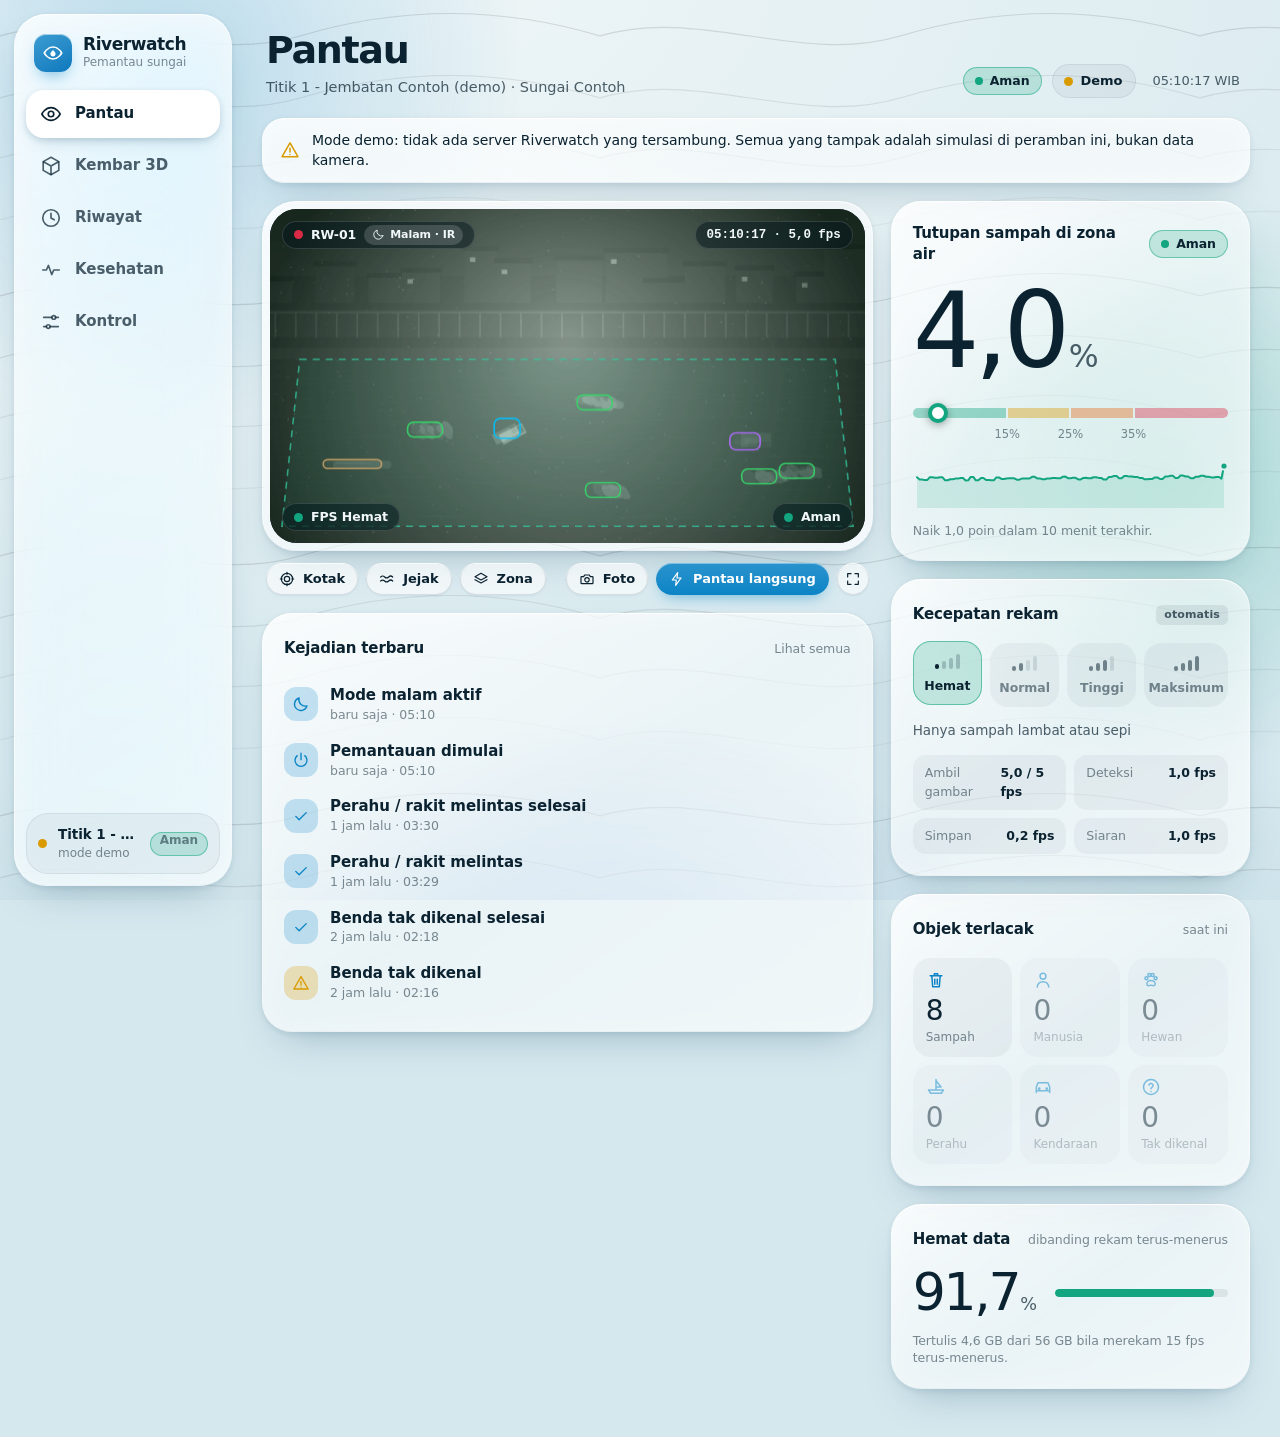
<file: Riverwatch Dasbor/index.html>
<!doctype html><html><head><meta charset=utf8><meta name=viewport content="width=device-width,initial-scale=1,viewport-fit=cover"><style>:root{color-scheme:light;box-sizing:border-box;padding-top:env(safe-area-inset-top,0px);padding-bottom:env(safe-area-inset-bottom,0px)}html{scroll-padding-top:env(safe-area-inset-top,0px)}body{margin:0;padding:0;font:14px -apple-system,BlinkMacSystemFont,sans-serif;background:#fff;color:#000}img{max-width:100%}[hidden]:not([hidden=until-found i]){display:none!important}</style></head><body>
<title>Riverwatch Dasbor</title>
<meta name="rw-demo" content="1">
<link rel="stylesheet" href="css/tokens.css">
<link rel="stylesheet" href="css/glass.css">
<link rel="stylesheet" href="css/layout.css">
<link rel="stylesheet" href="css/pages.css">
<script src="js/theme-boot.js"></script>
<div id="backdrop" aria-hidden="true">
  <i class="bd-blob b1"></i><i class="bd-blob b2"></i><i class="bd-blob b3"></i>
  <div class="bd-flow"><i></i></div>
  <i class="bd-vig"></i>
</div>
<div id="app">
  <nav class="nav glass" id="nav" aria-label="Menu utama"></nav>
  <main class="main" id="main" tabindex="-1" aria-live="off"></main>
</div>
<div class="toasts" id="toasts" role="status" aria-live="polite"></div>
<div class="tip" id="tip" role="presentation"></div>
<script type="module" src="js/app.js"></script>

</body></html>
</file>
<file: Riverwatch Dasbor/css/tokens.css>
/* Riverwatch · token desain.
   Satu bahasa visual: kaca cair di atas air. Warna latar berubah mengikuti tingkat siaga (Aman, Waspada, Peringatan, Kritis).
   Tema gelap adalah bawaan; tema terang dipasang lewat atribut data-theme="light" (diatur oleh theme-boot.js sebelum gambar tampil). */

@property --lvc  { syntax: "<color>"; inherits: true; initial-value: #34C9A0; }
@property --lvc2 { syntax: "<color>"; inherits: true; initial-value: #1B8F78; }

:root {
  color-scheme: dark;

  /* tipografi: font sistem (SF Pro di Apple, Segoe UI Variable di Windows 11) */
  --font: -apple-system, BlinkMacSystemFont, "SF Pro Display", "SF Pro Text", "Segoe UI Variable Display", "Segoe UI Variable Text", "Segoe UI", system-ui, "Helvetica Neue", Roboto, Arial, sans-serif;
  --mono: ui-monospace, "SF Mono", "Cascadia Mono", Consolas, Menlo, monospace;

  /* tingkat siaga (warna status, khusus untuk tingkat) */
  --lv0: #34C9A0;
  --lv1: #FFC53D;
  --lv2: #FF8A3D;
  --lv3: #FF4D5E;
  --lv0-2: #1B8F78;
  --lv1-2: #C98F12;
  --lv2-2: #D2621A;
  --lv3-2: #D12B45;
  --accent: #4CC3FF;
  --accent-ink: #052233;

  /* permukaan */
  --bg-0: #061620;
  --bg-1: #0A2433;
  --bg-2: #0F3447;
  --ink: #EEF6F9;
  --ink-2: rgba(238, 246, 249, 0.72);
  --ink-3: rgba(238, 246, 249, 0.48);
  --ink-4: rgba(238, 246, 249, 0.28);
  --hair: rgba(255, 255, 255, 0.10);
  --hair-2: rgba(255, 255, 255, 0.06);
  --fill-1: rgba(255, 255, 255, 0.07);
  --fill-2: rgba(255, 255, 255, 0.11);
  --fill-3: rgba(255, 255, 255, 0.17);
  --scrim: rgba(3, 12, 18, 0.55);

  /* kaca */
  --blur: 28px;
  --sat: 175%;
  --glass-bg:
    linear-gradient(145deg, rgba(255, 255, 255, 0.125) 0%, rgba(255, 255, 255, 0.045) 46%, rgba(255, 255, 255, 0.075) 100%),
    rgba(10, 36, 51, 0.34);
  --glass-bg-strong:
    linear-gradient(145deg, rgba(255, 255, 255, 0.16) 0%, rgba(255, 255, 255, 0.07) 50%, rgba(255, 255, 255, 0.1) 100%),
    rgba(9, 30, 43, 0.62);
  --glass-shadow:
    inset 0 1px 0 rgba(255, 255, 255, 0.27),
    inset 0 -1px 0 rgba(255, 255, 255, 0.04),
    inset 0 0 26px rgba(255, 255, 255, 0.03),
    0 20px 44px -18px rgba(0, 8, 16, 0.7),
    0 2px 8px rgba(0, 8, 16, 0.26);
  --rim-a: rgba(255, 255, 255, 0.5);
  --rim-b: rgba(255, 255, 255, 0.0);
  --spot: rgba(255, 255, 255, 0.13);

  /* grafik: kategori (urutan tetap), skala ordinal, permukaan */
  --s1: #3987E5;
  --s2: #D95926;
  --s3: #199E70;
  --s4: #C98500;
  --s5: #D55181;
  --s6: #26A526;
  --s7: #9085E9;
  --s8: #E66767;
  --ord-1: #184F95;
  --ord-2: #2A78D6;
  --ord-3: #6DA7EC;
  --ord-4: #B7D3F6;
  --ord-ink-1: #fff; --ord-ink-2: #fff; --ord-ink-3: #06202F; --ord-ink-4: #06202F;
  --heat-0: rgba(255, 255, 255, 0.06);
  --grid: rgba(255, 255, 255, 0.09);
  --axis: rgba(238, 246, 249, 0.5);

  /* gerak */
  --spring: linear(0, 0.0036, 0.0142 2.4%, 0.0573 5.3%, 0.1368 8.6%, 0.2495 12.2%, 0.5171 19.7%, 0.7276 26.2%, 0.8781 33.2%, 0.9807 41.5%, 1.0436 49.4%, 1.0723 57.4%, 1.0757 65.4%, 1.0592 74%, 1.0268 85%, 1.0059 93.5%, 1);
  --spring-soft: linear(0, 0.0071, 0.0268 3.2%, 0.0916 7.1%, 0.2142 11.7%, 0.4163 17.6%, 0.6358 24.2%, 0.8247 31.7%, 0.9519 39.7%, 1.0188 48.2%, 1.0368 57.4%, 1.0264 67.7%, 1.0098 80%, 1.0017 91%, 1);
  --ease: cubic-bezier(0.22, 1, 0.36, 1);
  --ease-io: cubic-bezier(0.65, 0, 0.35, 1);
  --t-fast: 160ms;
  --t-med: 340ms;
  --t-slow: 700ms;

  /* ukuran */
  --r-xl: 30px;
  --r-lg: 24px;
  --r-md: 16px;
  --r-sm: 11px;
  --gap: 18px;
  --pad: 22px;
  --nav-w: 232px;
  --safe-b: env(safe-area-inset-bottom, 0px);
}

:root[data-theme="light"] {
  color-scheme: light;
  --lv0: #12A57F;
  --lv1: #D99A00;
  --lv2: #E5691A;
  --lv3: #D92B45;
  --lv0-2: #0B7D61;
  --lv1-2: #A87500;
  --lv2-2: #B84D0C;
  --lv3-2: #A8162E;
  --accent: #0A84C6;
  --accent-ink: #ffffff;

  --bg-0: #D5E8EE;
  --bg-1: #E4F0F3;
  --bg-2: #F1F7F8;
  --ink: #0B2230;
  --ink-2: rgba(11, 34, 48, 0.72);
  --ink-3: rgba(11, 34, 48, 0.52);
  --ink-4: rgba(11, 34, 48, 0.30);
  --hair: rgba(11, 34, 48, 0.12);
  --hair-2: rgba(11, 34, 48, 0.07);
  --fill-1: rgba(11, 34, 48, 0.045);
  --fill-2: rgba(11, 34, 48, 0.08);
  --fill-3: rgba(11, 34, 48, 0.13);
  --scrim: rgba(205, 225, 232, 0.55);

  --glass-bg:
    linear-gradient(145deg, rgba(255, 255, 255, 0.78) 0%, rgba(255, 255, 255, 0.42) 50%, rgba(255, 255, 255, 0.58) 100%),
    rgba(255, 255, 255, 0.12);
  --glass-bg-strong:
    linear-gradient(145deg, rgba(255, 255, 255, 0.9) 0%, rgba(255, 255, 255, 0.66) 50%, rgba(255, 255, 255, 0.78) 100%),
    rgba(255, 255, 255, 0.2);
  --glass-shadow:
    inset 0 1px 0 rgba(255, 255, 255, 0.95),
    inset 0 -1px 0 rgba(20, 70, 95, 0.07),
    inset 0 0 22px rgba(255, 255, 255, 0.35),
    0 20px 40px -20px rgba(20, 70, 100, 0.34),
    0 2px 6px rgba(20, 70, 100, 0.1);
  --rim-a: rgba(255, 255, 255, 1);
  --rim-b: rgba(255, 255, 255, 0.2);
  --spot: rgba(255, 255, 255, 0.55);

  --s1: #2A78D6;
  --s2: #EB6834;
  --s3: #1BAF7A;
  --s4: #EDA100;
  --s5: #E87BA4;
  --s6: #008300;
  --s7: #6250D6;
  --s8: #E34948;
  --ord-1: #B7D3F6;
  --ord-2: #86B6EF;
  --ord-3: #3987E5;
  --ord-4: #184F95;
  --ord-ink-1: #06202F; --ord-ink-2: #06202F; --ord-ink-3: #fff; --ord-ink-4: #fff;
  --heat-0: rgba(11, 34, 48, 0.05);
  --grid: rgba(11, 34, 48, 0.09);
  --axis: rgba(11, 34, 48, 0.55);
}

/* tingkat siaga sebagai warna utama halaman */
:root, :root[data-level="0"] { --lvc: var(--lv0); --lvc2: var(--lv0-2); }
:root[data-level="1"] { --lvc: var(--lv1); --lvc2: var(--lv1-2); }
:root[data-level="2"] { --lvc: var(--lv2); --lvc2: var(--lv2-2); }
:root[data-level="3"] { --lvc: var(--lv3); --lvc2: var(--lv3-2); }
html { transition: --lvc 1.1s var(--ease-io), --lvc2 1.1s var(--ease-io); }

/* mode ringan: tanpa blur dan tanpa gerak latar (lebih hemat baterai dan GPU) */
:root[data-lite="1"] {
  --blur: 0px;
  --sat: 100%;
  --glass-bg: linear-gradient(145deg, rgba(36, 66, 82, 0.9), rgba(24, 50, 66, 0.9));
  --glass-bg-strong: linear-gradient(145deg, rgba(40, 72, 90, 0.96), rgba(26, 54, 70, 0.96));
}
:root[data-lite="1"][data-theme="light"] {
  --glass-bg: linear-gradient(145deg, rgba(255, 255, 255, 0.92), rgba(240, 247, 250, 0.92));
  --glass-bg-strong: linear-gradient(145deg, rgba(255, 255, 255, 0.98), rgba(243, 249, 251, 0.98));
}
@media (prefers-reduced-motion: reduce) {
  :root { --t-fast: 1ms; --t-med: 1ms; --t-slow: 1ms; }
}
@supports not ((backdrop-filter: blur(1px)) or (-webkit-backdrop-filter: blur(1px))) {
  :root { --glass-bg: linear-gradient(145deg, rgba(36, 66, 82, 0.9), rgba(24, 50, 66, 0.9)); --glass-bg-strong: linear-gradient(145deg, rgba(40, 72, 90, 0.96), rgba(26, 54, 70, 0.96)); }
  :root[data-theme="light"] { --glass-bg: linear-gradient(145deg, rgba(255, 255, 255, 0.92), rgba(240, 247, 250, 0.92)); --glass-bg-strong: linear-gradient(145deg, rgba(255, 255, 255, 0.98), rgba(243, 249, 251, 0.98)); }
}
</file>
<file: Riverwatch Dasbor/css/glass.css>
/* Riverwatch · komponen kaca cair: permukaan, tombol, kontrol segmen, sakelar, penggeser, lembar, toast. */

*, *::before, *::after { box-sizing: border-box; }
html { -webkit-text-size-adjust: 100%; text-size-adjust: 100%; }
body {
  margin: 0; min-height: 100vh; min-height: 100dvh; color: var(--ink);
  font: 400 15px/1.45 var(--font); letter-spacing: -0.003em;
  background: var(--bg-0); -webkit-font-smoothing: antialiased; -moz-osx-font-smoothing: grayscale;
  overflow-x: hidden;
}
h1, h2, h3, h4, p { margin: 0; }
button, input, select, textarea { font: inherit; color: inherit; letter-spacing: inherit; }
button { cursor: pointer; -webkit-tap-highlight-color: transparent; }
svg { display: block; }
a { color: var(--accent); text-decoration: none; }
a:hover { text-decoration: underline; }
:focus-visible { outline: 2px solid var(--accent); outline-offset: 2px; border-radius: 8px; }
.vh { position: absolute !important; width: 1px; height: 1px; margin: -1px; padding: 0; overflow: hidden; clip: rect(0 0 0 0); white-space: nowrap; border: 0; }
[hidden] { display: none !important; }
::selection { background: color-mix(in srgb, var(--accent) 40%, transparent); }
* { scrollbar-width: thin; scrollbar-color: var(--fill-3) transparent; }

/* ---------- permukaan kaca ---------- */
.glass {
  --r: var(--r-xl);
  position: relative; isolation: isolate; border-radius: var(--r);
  background: var(--glass-bg);
  -webkit-backdrop-filter: blur(var(--blur)) saturate(var(--sat));
  backdrop-filter: blur(var(--blur)) saturate(var(--sat));
  box-shadow: var(--glass-shadow);
}
.glass.strong { background: var(--glass-bg-strong); }
/* cahaya tepi: gradien kerucut yang hanya tampak di garis tepi */
.glass::before {
  content: ""; position: absolute; inset: 0; border-radius: inherit; padding: 1px; pointer-events: none; z-index: 2;
  background: conic-gradient(from 200deg at 50% 50%, var(--rim-a), var(--rim-b) 16%, var(--rim-b) 50%, var(--rim-a) 66%, var(--rim-b) 84%, var(--rim-a));
  -webkit-mask: linear-gradient(#000 0 0) content-box, linear-gradient(#000 0 0);
  -webkit-mask-composite: xor; mask-composite: exclude;
  opacity: 0.55;
}
/* sorot yang mengikuti kursor (diatur main.js lewat --mx/--my) */
.glass::after {
  content: ""; position: absolute; inset: 0; border-radius: inherit; pointer-events: none; z-index: 1;
  background: radial-gradient(260px circle at var(--mx, 50%) var(--my, -20%), var(--spot), transparent 62%);
  opacity: var(--hl, 0); transition: opacity 0.4s var(--ease);
}
.glass.lit { --hl: 1; }
.card { padding: var(--pad); display: flex; flex-direction: column; gap: 14px; min-width: 0; }
.card > * { position: relative; z-index: 3; }
.card-h { display: flex; align-items: center; gap: 10px; min-height: 28px; }
.card-h h2 { font-size: 15px; font-weight: 600; letter-spacing: -0.01em; flex: 1; min-width: 0; }
.card-h .sub { font-size: 12.5px; color: var(--ink-3); font-weight: 400; }
.cap { font-size: 12.5px; color: var(--ink-3); line-height: 1.4; }
.mut { color: var(--ink-2); }
.dim { color: var(--ink-3); }
.mono { font-family: var(--mono); font-variant-numeric: tabular-nums; }
.tnum { font-variant-numeric: tabular-nums; }

/* ---------- tombol ---------- */
.btn {
  --h: 40px;
  position: relative; display: inline-flex; align-items: center; justify-content: center; gap: 8px; height: var(--h); padding: 0 18px;
  border: 0; border-radius: 999px; font-weight: 550; font-size: 14px; white-space: nowrap; user-select: none;
  background: var(--fill-2); color: var(--ink);
  box-shadow: inset 0 1px 0 rgba(255, 255, 255, 0.22), inset 0 0 0 1px var(--hair-2);
  transition: transform var(--t-med) var(--spring), background var(--t-fast) ease, box-shadow var(--t-fast) ease, opacity var(--t-fast) ease;
}
:root[data-theme="light"] .btn { box-shadow: inset 0 1px 0 rgba(255, 255, 255, 0.9), inset 0 0 0 1px var(--hair), 0 1px 2px rgba(20, 70, 100, 0.08); background: rgba(255, 255, 255, 0.6); }
.btn:hover { background: var(--fill-3); transform: translateY(-1px); }
:root[data-theme="light"] .btn:hover { background: rgba(255, 255, 255, 0.85); }
.btn:active { transform: scale(0.965); transition-duration: 90ms; }
.btn svg { width: 18px; height: 18px; flex: none; }
.btn.sm { --h: 32px; padding: 0 13px; font-size: 13px; }
.btn.sm svg { width: 16px; height: 16px; }
.btn.icon { width: var(--h); padding: 0; }
.btn.primary { background: linear-gradient(180deg, color-mix(in srgb, var(--accent) 100%, #fff 14%), var(--accent)); color: var(--accent-ink); box-shadow: inset 0 1px 0 rgba(255, 255, 255, 0.5), 0 6px 18px -6px color-mix(in srgb, var(--accent) 70%, transparent); }
.btn.primary:hover { filter: brightness(1.06); background: linear-gradient(180deg, color-mix(in srgb, var(--accent) 100%, #fff 14%), var(--accent)); }
.btn.warn { background: color-mix(in srgb, var(--lv3) 22%, transparent); box-shadow: inset 0 0 0 1px color-mix(in srgb, var(--lv3) 45%, transparent); }
.btn.warn:hover { background: color-mix(in srgb, var(--lv3) 34%, transparent); }
.btn.ghost { background: transparent; box-shadow: none; }
.btn.ghost:hover { background: var(--fill-1); }
.btn[disabled], .btn[aria-disabled="true"] { opacity: 0.45; pointer-events: none; }
.btn.primary[disabled], .btn.primary[aria-disabled="true"] { opacity: 1; background: var(--fill-2, var(--fill-1)); color: var(--ink-3); box-shadow: inset 0 0 0 1px var(--hair-2); }
/* tema terang: aturan .btn terang di atas lebih spesifik, jadi varian tombol ditegaskan lagi di sini */
:root[data-theme="light"] .btn.primary, :root[data-theme="light"] .btn.primary:hover { background: linear-gradient(180deg, color-mix(in srgb, var(--accent) 100%, #fff 14%), var(--accent)); color: var(--accent-ink); box-shadow: inset 0 1px 0 rgba(255, 255, 255, 0.4), 0 6px 16px -6px color-mix(in srgb, var(--accent) 60%, transparent); }
:root[data-theme="light"] .btn.warn { background: color-mix(in srgb, var(--lv3) 14%, #fff); box-shadow: inset 0 0 0 1px color-mix(in srgb, var(--lv3) 42%, transparent); }
:root[data-theme="light"] .btn.warn:hover { background: color-mix(in srgb, var(--lv3) 22%, #fff); }
:root[data-theme="light"] .btn.ghost { background: transparent; box-shadow: none; }
:root[data-theme="light"] .btn.ghost:hover { background: var(--fill-1); }
:root[data-theme="light"] .btn.primary[disabled], :root[data-theme="light"] .btn.primary[aria-disabled="true"] { background: var(--fill-2); color: var(--ink-3); box-shadow: inset 0 0 0 1px var(--hair-2); }
.btn.busy { pointer-events: none; }
.btn.busy::after { content: ""; width: 14px; height: 14px; border-radius: 50%; border: 2px solid currentColor; border-right-color: transparent; animation: spin 0.7s linear infinite; }
@keyframes spin { to { transform: rotate(360deg); } }

/* ---------- kontrol segmen ala iOS ---------- */
.seg {
  --pad: 3px;
  position: relative; display: inline-flex; padding: var(--pad); border-radius: 999px; background: var(--fill-1);
  box-shadow: inset 0 1px 2px rgba(0, 0, 0, 0.18), inset 0 0 0 1px var(--hair-2); max-width: 100%;
}
:root[data-theme="light"] .seg { box-shadow: inset 0 1px 2px rgba(20, 70, 100, 0.12), inset 0 0 0 1px var(--hair-2); background: rgba(11, 34, 48, 0.06); }
.seg > button {
  position: relative; z-index: 1; flex: 1 1 auto; height: 32px; padding: 0 14px; border: 0; border-radius: 999px; background: transparent;
  color: var(--ink-2); font-weight: 550; font-size: 13.5px; white-space: nowrap; transition: color var(--t-fast) ease;
}
.seg > button[aria-pressed="true"], .seg > button[aria-selected="true"] { color: var(--ink); }
.seg > button:hover { color: var(--ink); }
.seg-thumb {
  position: absolute; z-index: 0; top: var(--pad); bottom: var(--pad); left: 0; width: var(--w, 0px); border-radius: 999px;
  transform: translateX(var(--x, 0px)); pointer-events: none;
  background: linear-gradient(180deg, rgba(255, 255, 255, 0.26), rgba(255, 255, 255, 0.12));
  box-shadow: inset 0 1px 0 rgba(255, 255, 255, 0.38), 0 2px 8px rgba(0, 0, 0, 0.22);
  transition: transform var(--t-slow) var(--spring), width var(--t-slow) var(--spring), background var(--t-med) ease;
}
:root[data-theme="light"] .seg-thumb { background: #fff; box-shadow: 0 1px 3px rgba(20, 70, 100, 0.22), 0 4px 10px -4px rgba(20, 70, 100, 0.2); }
.seg.tint .seg-thumb { background: linear-gradient(180deg, color-mix(in srgb, var(--lvc) 55%, transparent), color-mix(in srgb, var(--lvc) 30%, transparent)); }
.seg.fill { display: flex; width: 100%; }
.seg.fill > button { padding: 0 6px; }
.seg.init .seg-thumb { transition: none; }
@media (max-width: 480px) {
  .seg > button { padding: 0 9px; font-size: 13px; }
  .seg.fill > button, .seg.wide > button { padding: 0 4px; font-size: 12.5px; min-width: 0; }
}

/* ---------- sakelar ---------- */
.switch { position: relative; display: inline-block; width: 51px; height: 31px; flex: none; }
.switch input { position: absolute; inset: 0; width: 100%; height: 100%; margin: 0; opacity: 0; cursor: pointer; z-index: 2; }
.switch i {
  position: absolute; inset: 0; border-radius: 999px; background: var(--fill-3); transition: background var(--t-med) ease; box-shadow: inset 0 0 0 1px var(--hair-2);
}
.switch i::after {
  content: ""; position: absolute; top: 2px; left: 2px; width: 27px; height: 27px; border-radius: 50%; background: #fff;
  box-shadow: 0 2px 6px rgba(0, 0, 0, 0.3), 0 0 0 0.5px rgba(0, 0, 0, 0.08); transition: transform var(--t-slow) var(--spring), width var(--t-med) var(--spring);
}
.switch input:checked + i { background: var(--lv0); }
.switch input:active + i::after { width: 32px; }
.switch input:checked:active + i::after { transform: translateX(15px); }
.switch input:checked + i::after { transform: translateX(20px); }
.switch input:focus-visible + i { outline: 2px solid var(--accent); outline-offset: 2px; }
.switch input:disabled { cursor: not-allowed; }
.switch input:disabled + i { opacity: 0.5; }

/* ---------- penggeser ---------- */
.range { --p: 50%; -webkit-appearance: none; appearance: none; width: 100%; height: 28px; background: transparent; margin: 0; cursor: pointer; }
.range::-webkit-slider-runnable-track { height: 6px; border-radius: 99px; background: linear-gradient(90deg, var(--accent) var(--p), var(--fill-3) var(--p)); }
.range::-moz-range-track { height: 6px; border-radius: 99px; background: var(--fill-3); }
.range::-moz-range-progress { height: 6px; border-radius: 99px; background: var(--accent); }
.range::-webkit-slider-thumb { -webkit-appearance: none; width: 26px; height: 26px; margin-top: -10px; border-radius: 50%; background: #fff; border: 0; box-shadow: 0 2px 8px rgba(0, 0, 0, 0.35), 0 0 0 0.5px rgba(0, 0, 0, 0.1); transition: transform var(--t-med) var(--spring); }
.range::-moz-range-thumb { width: 26px; height: 26px; border-radius: 50%; background: #fff; border: 0; box-shadow: 0 2px 8px rgba(0, 0, 0, 0.35); }
.range:active::-webkit-slider-thumb { transform: scale(1.12); }
.range:disabled { opacity: 0.5; cursor: not-allowed; }

/* ---------- label kecil, pil, titik ---------- */
.pill {
  display: inline-flex; align-items: center; gap: 7px; height: 28px; padding: 0 12px; border-radius: 999px; font-size: 12.5px; font-weight: 600;
  background: var(--fill-2); color: var(--ink); white-space: nowrap; box-shadow: inset 0 0 0 1px var(--hair-2);
}
.pill .dot { width: 8px; height: 8px; }
.pill.lv { background: color-mix(in srgb, var(--lvc) 20%, transparent); box-shadow: inset 0 0 0 1px color-mix(in srgb, var(--lvc) 50%, transparent); transition: background var(--t-slow) ease; }
.dot { display: inline-block; width: 9px; height: 9px; border-radius: 50%; background: var(--c, var(--accent)); flex: none; }
.dot.live { box-shadow: 0 0 0 0 color-mix(in srgb, var(--c, var(--accent)) 60%, transparent); animation: ping 2.2s ease-out infinite; }
@keyframes ping { 0% { box-shadow: 0 0 0 0 color-mix(in srgb, var(--c, var(--accent)) 55%, transparent); } 70%, 100% { box-shadow: 0 0 0 8px transparent; } }
.badge { display: inline-flex; align-items: center; height: 20px; padding: 0 8px; border-radius: 6px; font-size: 11px; font-weight: 650; background: var(--fill-2); color: var(--ink-2); letter-spacing: 0.01em; }
.badge.warn { background: color-mix(in srgb, var(--lv1) 24%, transparent); color: var(--ink); }
.badge.ok { background: color-mix(in srgb, var(--lv0) 24%, transparent); }
.badge.bad { background: color-mix(in srgb, var(--lv3) 26%, transparent); }

/* ---------- isian teks ---------- */
.field {
  width: 100%; height: 42px; padding: 0 14px; border: 0; border-radius: 14px; background: var(--fill-1); color: var(--ink);
  box-shadow: inset 0 0 0 1px var(--hair); transition: box-shadow var(--t-fast) ease, background var(--t-fast) ease;
}
.field::placeholder { color: var(--ink-3); }
.field:focus { outline: none; background: var(--fill-2); box-shadow: inset 0 0 0 2px var(--accent); }
textarea.field { height: auto; padding: 10px 14px; resize: vertical; min-height: 84px; }
.search { position: relative; }
.search svg { position: absolute; left: 13px; top: 50%; width: 17px; height: 17px; transform: translateY(-50%); color: var(--ink-3); pointer-events: none; }
.search .field { padding-left: 38px; border-radius: 999px; }

/* ---------- daftar baris ---------- */
.rows { display: flex; flex-direction: column; }
.row { display: flex; align-items: center; gap: 12px; min-height: 48px; padding: 8px 0; border-top: 1px solid var(--hair-2); }
.row:first-child { border-top: 0; }
.row .grow { flex: 1; min-width: 0; }
.row .t { font-weight: 550; }
.row .d { font-size: 12.5px; color: var(--ink-3); line-height: 1.35; }
.row.click { cursor: pointer; border-radius: 14px; margin: 0 -10px; padding: 8px 10px; border-top-color: transparent; transition: background var(--t-fast) ease, transform var(--t-med) var(--spring); }
.row.click:hover { background: var(--fill-1); }
.row.click:active { transform: scale(0.985); }
.row.click + .row.click { border-top-color: transparent; }

/* ---------- tooltip grafik ---------- */
.tip {
  position: fixed; z-index: 60; pointer-events: none; min-width: 120px; max-width: 260px; padding: 9px 12px; border-radius: 14px; font-size: 12.5px; line-height: 1.4;
  background: var(--glass-bg-strong); -webkit-backdrop-filter: blur(18px) saturate(160%); backdrop-filter: blur(18px) saturate(160%);
  box-shadow: var(--glass-shadow); opacity: 0; transform: translateY(4px) scale(0.98); transition: opacity 0.12s ease, transform 0.18s var(--ease);
}
.tip.on { opacity: 1; transform: none; }
.tip b { font-weight: 650; }
.tip .tr { display: flex; align-items: center; gap: 8px; justify-content: space-between; }
.tip .tr + .tr { margin-top: 3px; }
.tip .k { color: var(--ink-2); display: inline-flex; align-items: center; gap: 6px; }

/* ---------- lembar (sheet) ---------- */
.scrim { position: fixed; inset: 0; z-index: 80; background: var(--scrim); -webkit-backdrop-filter: blur(6px); backdrop-filter: blur(6px); opacity: 0; transition: opacity var(--t-med) ease; }
.scrim.on { opacity: 1; }
.sheet {
  position: fixed; z-index: 81; left: 50%; top: 50%; width: min(720px, calc(100vw - 28px)); max-height: min(86vh, 860px); display: flex; flex-direction: column;
  transform: translate(-50%, -46%) scale(0.96); opacity: 0; transition: transform var(--t-slow) var(--spring), opacity var(--t-med) ease;
  --r: 32px;
}
.sheet.on { transform: translate(-50%, -50%); opacity: 1; }
.sheet.narrow { width: min(460px, calc(100vw - 28px)); }
.sheet-h { display: flex; align-items: center; gap: 12px; padding: 20px 22px 10px; position: relative; z-index: 3; }
.sheet-h h2 { flex: 1; font-size: 19px; font-weight: 650; letter-spacing: -0.015em; min-width: 0; }
.sheet-b { padding: 6px 22px 22px; overflow: auto; position: relative; z-index: 3; display: flex; flex-direction: column; gap: 16px; overscroll-behavior: contain; }
.sheet-f { display: flex; gap: 10px; justify-content: flex-end; padding: 0 22px 20px; position: relative; z-index: 3; flex-wrap: wrap; }
@media (max-width: 760px) {
  .sheet { left: 0; right: 0; bottom: 0; top: auto; width: 100%; max-height: 92dvh; transform: translateY(104%); border-radius: 32px 32px 0 0; --r: 32px 32px 0 0; padding-bottom: var(--safe-b); }
  .sheet.on { transform: none; }
  .sheet::before { border-radius: 32px 32px 0 0; }
  .sheet-h::before { content: ""; position: absolute; top: 8px; left: 50%; width: 40px; height: 5px; border-radius: 99px; background: var(--fill-3); transform: translateX(-50%); }
  .sheet-h { padding-top: 26px; }
}

/* ---------- toast ---------- */
.toasts { position: fixed; z-index: 90; left: 50%; top: 16px; transform: translateX(-50%); display: flex; flex-direction: column; gap: 10px; align-items: center; pointer-events: none; width: min(460px, calc(100vw - 24px)); }
.toast {
  --r: 22px; display: flex; align-items: center; gap: 11px; width: 100%; padding: 12px 16px; font-weight: 550; font-size: 14px;
  transform: translateY(-24px) scale(0.94); opacity: 0; transition: transform var(--t-slow) var(--spring), opacity var(--t-med) ease; pointer-events: auto;
}
.toast.on { transform: none; opacity: 1; }
.toast.out { transform: translateY(-14px) scale(0.96); opacity: 0; transition-duration: 220ms; }
.toast svg { width: 20px; height: 20px; flex: none; }
.toast .m { flex: 1; min-width: 0; }
.toast.ok svg { color: var(--lv0); }
.toast.err svg { color: var(--lv3); }
.toast.info svg { color: var(--accent); }

/* ---------- pemuatan ---------- */
.skel { border-radius: 12px; background: linear-gradient(100deg, var(--fill-1) 30%, var(--fill-2) 50%, var(--fill-1) 70%); background-size: 200% 100%; animation: shimmer 1.6s linear infinite; }
@keyframes shimmer { to { background-position: -200% 0; } }
:root[data-lite="1"] .skel { animation: none; }

/* ---------- angka besar ala Apple Weather ---------- */
.num { font-weight: 200; font-variant-numeric: tabular-nums; letter-spacing: -0.045em; line-height: 0.95; }
.num small { font-size: 0.34em; font-weight: 300; letter-spacing: 0; margin-left: 0.06em; color: var(--ink-2); }

@media (prefers-reduced-motion: reduce) {
  .dot.live, .skel, .btn.busy::after { animation: none; }
  .btn, .seg-thumb, .switch i::after, .sheet, .toast { transition-duration: 1ms; }
}
:root[data-lite="1"] .glass::before, :root[data-lite="1"] .glass::after { display: none; }
:root[data-lite="1"] .dot.live { animation: none; }
</file>
<file: Riverwatch Dasbor/css/layout.css>
/* Riverwatch · kerangka: latar air hidup, navigasi kaca mengambang, kepala halaman. */

/* ---------- latar air ---------- */
#backdrop { position: fixed; inset: 0; z-index: -1; overflow: hidden; pointer-events: none; background: radial-gradient(120% 90% at 18% -5%, var(--bg-2) 0%, var(--bg-1) 46%, var(--bg-0) 100%); contain: strict; }
.bd-blob { position: absolute; border-radius: 50%; will-change: transform; }
.bd-blob.b1 { width: 78vmax; height: 78vmax; left: -26vmax; top: -34vmax; background: radial-gradient(closest-side, color-mix(in srgb, var(--accent) 46%, transparent), transparent 72%); animation: drift1 46s ease-in-out infinite alternate; }
.bd-blob.b2 { width: 66vmax; height: 66vmax; right: -24vmax; top: 6vh; background: radial-gradient(closest-side, color-mix(in srgb, var(--lvc) 54%, transparent), transparent 70%); animation: drift2 58s ease-in-out infinite alternate; }
.bd-blob.b3 { width: 84vmax; height: 56vmax; left: 6vmax; bottom: -34vmax; background: radial-gradient(closest-side, color-mix(in srgb, #2A6FD0 52%, transparent), transparent 72%); animation: drift3 64s ease-in-out infinite alternate; }
:root[data-theme="light"] .bd-blob.b1 { opacity: 0.5; }
:root[data-theme="light"] .bd-blob.b2 { opacity: 0.42; }
:root[data-theme="light"] .bd-blob.b3 { opacity: 0.4; }
@keyframes drift1 { to { transform: translate3d(9vmax, 7vmax, 0) scale(1.08); } }
@keyframes drift2 { to { transform: translate3d(-10vmax, 10vmax, 0) scale(0.94); } }
@keyframes drift3 { to { transform: translate3d(-8vmax, -6vmax, 0) scale(1.1); } }
:root[data-level="3"] .bd-blob.b2 { animation: drift2 58s ease-in-out infinite alternate, breathe 3.8s ease-in-out infinite; }
:root[data-level="2"] .bd-blob.b2 { animation: drift2 58s ease-in-out infinite alternate, breathe 6s ease-in-out infinite; }
@keyframes breathe { 0%, 100% { opacity: 0.72; } 50% { opacity: 1; } }
.bd-flow { position: absolute; inset: 0; opacity: 0.085; overflow: hidden; }
:root[data-theme="light"] .bd-flow { opacity: 0.16; filter: invert(0.75); }
.bd-flow i { position: absolute; left: 0; top: 0; width: calc(100% + 600px); height: 100%; will-change: transform; animation: flow 70s linear infinite;
  background: url("data:image/svg+xml,%3Csvg xmlns='http://www.w3.org/2000/svg' width='600' height='260' viewBox='0 0 600 260'%3E%3Cg fill='none' stroke='white' stroke-width='1.2' stroke-linecap='round'%3E%3Cpath d='M0 36 C100 6 200 66 300 36 S500 6 600 36'/%3E%3Cpath d='M0 98 C100 68 200 128 300 98 S500 68 600 98' opacity='.75'/%3E%3Cpath d='M0 158 C100 128 200 188 300 158 S500 128 600 158' opacity='.55'/%3E%3Cpath d='M0 220 C100 190 200 250 300 220 S500 190 600 220' opacity='.4'/%3E%3C/g%3E%3C/svg%3E") repeat; }
@keyframes flow { to { transform: translate3d(-600px, 0, 0); } }
.bd-vig { position: absolute; inset: 0; background: radial-gradient(130% 100% at 50% 40%, transparent 55%, rgba(0, 6, 12, 0.5) 100%); }
:root[data-theme="light"] .bd-vig { background: radial-gradient(130% 100% at 50% 40%, transparent 60%, rgba(120, 170, 190, 0.28) 100%); }
:root[data-lite="1"] .bd-blob, :root[data-lite="1"] .bd-flow i { animation: none; }
:root[data-paused="1"] .bd-blob, :root[data-paused="1"] .bd-flow i { animation-play-state: paused; }
@media (prefers-reduced-motion: reduce) { .bd-blob, .bd-flow i { animation: none !important; } }

/* ---------- kerangka aplikasi ---------- */
#app { min-height: 100vh; min-height: 100dvh; padding-left: calc(var(--nav-w) + 14px); }
.nav {
  --r: 32px; position: fixed; z-index: 30; left: 14px; top: 14px; bottom: 14px; width: calc(var(--nav-w) - 14px); display: flex; flex-direction: column; padding: 16px 12px 12px;
}
.nav > * { position: relative; z-index: 3; }
.brand { display: flex; align-items: center; gap: 11px; padding: 4px 8px 16px; }
.brand-mark { width: 38px; height: 38px; flex: none; border-radius: 12px; display: grid; place-items: center; color: var(--accent-ink); background: linear-gradient(150deg, color-mix(in srgb, var(--accent) 100%, #fff 25%), color-mix(in srgb, var(--accent) 70%, #0a5ea8)); box-shadow: inset 0 1px 0 rgba(255, 255, 255, 0.55), 0 8px 18px -8px color-mix(in srgb, var(--accent) 80%, transparent); }
.brand-mark svg { width: 22px; height: 22px; }
.brand-t { min-width: 0; }
.brand-t b { display: block; font-size: 17px; font-weight: 700; letter-spacing: -0.025em; line-height: 1.15; }
.brand-t span { display: block; font-size: 12px; color: var(--ink-3); white-space: nowrap; overflow: hidden; text-overflow: ellipsis; }
.nav-list { position: relative; display: flex; flex-direction: column; gap: 4px; margin-top: 2px; }
.nav-ind {
  position: absolute; left: 0; right: 0; top: 0; height: var(--h, 48px); border-radius: 18px; pointer-events: none; transform: translateY(var(--y, 0px));
  background: linear-gradient(180deg, rgba(255, 255, 255, 0.2), rgba(255, 255, 255, 0.09)); box-shadow: inset 0 1px 0 rgba(255, 255, 255, 0.32), 0 4px 14px rgba(0, 0, 0, 0.2);
  transition: transform var(--t-slow) var(--spring), height var(--t-med) var(--spring);
}
:root[data-theme="light"] .nav-ind { background: #fff; box-shadow: 0 2px 6px rgba(20, 70, 100, 0.16), 0 8px 18px -8px rgba(20, 70, 100, 0.22); }
.nav-ind.init { transition: none; }
.nav a.ni {
  position: relative; z-index: 1; display: flex; align-items: center; gap: 13px; height: 48px; padding: 0 14px; border-radius: 18px; color: var(--ink-2); font-weight: 560; font-size: 15px; text-decoration: none;
  transition: color var(--t-fast) ease, transform var(--t-med) var(--spring);
}
.nav a.ni:hover { color: var(--ink); text-decoration: none; }
.nav a.ni:active { transform: scale(0.97); }
.nav a.ni[aria-current="page"] { color: var(--ink); }
.nav a.ni svg { width: 22px; height: 22px; flex: none; }
.nav a.ni .bd { margin-left: auto; min-width: 20px; height: 20px; padding: 0 6px; border-radius: 99px; background: var(--lv3); color: #fff; font-size: 11.5px; font-weight: 700; display: grid; place-items: center; }
.nav-foot { margin-top: auto; display: flex; flex-direction: column; gap: 10px; padding-top: 14px; }
.node-card { display: flex; align-items: center; gap: 11px; padding: 12px 12px; border-radius: 22px; background: var(--fill-1); box-shadow: inset 0 0 0 1px var(--hair-2); }
.node-card .t { min-width: 0; flex: 1; }
.node-card b { display: block; font-size: 13.5px; font-weight: 620; white-space: nowrap; overflow: hidden; text-overflow: ellipsis; }
.node-card span { display: block; font-size: 12px; color: var(--ink-3); }

.main { min-width: 0; padding: 26px 30px 48px 16px; max-width: 1560px; margin: 0 auto; }
.page { display: flex; flex-direction: column; gap: var(--gap); }
.page.enter { animation: pageIn 0.55s var(--spring-soft) both; }
@keyframes pageIn { from { opacity: 0; transform: translateY(12px) scale(0.992); } to { opacity: 1; transform: none; } }

/* kepala halaman */
.ph { display: flex; align-items: flex-end; gap: 16px 24px; flex-wrap: wrap; padding: 4px 4px 2px; }
.ph-t { flex: 1 1 280px; min-width: 0; }
.ph h1 { font-size: clamp(28px, 3.2vw, 38px); font-weight: 700; letter-spacing: -0.035em; line-height: 1.08; }
.ph .sub { margin-top: 6px; font-size: 14.5px; color: var(--ink-2); }
.ph-r { display: flex; align-items: center; gap: 10px; flex-wrap: wrap; }
.conn { display: inline-flex; align-items: center; gap: 8px; height: 34px; padding: 0 14px 0 12px; border-radius: 999px; background: var(--fill-1); box-shadow: inset 0 0 0 1px var(--hair-2); font-size: 13px; font-weight: 600; white-space: nowrap; }
.clock { font-size: 13px; color: var(--ink-2); font-variant-numeric: tabular-nums; padding: 0 6px; white-space: nowrap; }

/* spanduk status (terputus, data tiruan) */
.banner { display: flex; align-items: center; gap: 12px; padding: 12px 18px; border-radius: 22px; font-size: 14px; font-weight: 520; --r: 22px; }
.banner svg { width: 20px; height: 20px; flex: none; }
.banner.warn svg { color: var(--lv1); }
.banner.bad svg { color: var(--lv3); }
.banner.info svg { color: var(--accent); }
.banner .grow { flex: 1; min-width: 0; }

/* ---------- rel samping (jendela sedang) ---------- */
@media (max-width: 1239px) {
  :root { --nav-w: 108px; }
  .nav { padding: 14px 10px 12px; align-items: stretch; }
  .brand { justify-content: center; padding: 2px 0 14px; }
  .brand-t, .node-card .t { display: none; }
  .node-card { justify-content: center; padding: 10px 6px; flex-direction: column; gap: 8px; }
  .node-card .pill.lv { display: none; }
  .nav a.ni { flex-direction: column; justify-content: center; gap: 4px; height: 62px; padding: 0 4px; font-size: 11.5px; border-radius: 20px; }
  .nav a.ni .bd { position: absolute; top: 5px; right: 10px; margin: 0; min-width: 18px; height: 18px; font-size: 10.5px; }
  .nav-ind { border-radius: 20px; }
}

/* ---------- bilah tab bawah (ponsel dan tablet kecil) ---------- */
@media (max-width: 879px) {
  :root { --nav-w: 0px; --gap: 14px; --pad: 18px; }
  #app { padding-left: 0; }
  .nav {
    --r: 34px; left: 12px; right: 12px; top: auto; bottom: calc(10px + var(--safe-b)); width: auto; height: 72px; flex-direction: row; padding: 6px; align-items: stretch;
  }
  .brand, .nav-foot { display: none; }
  .nav-list { flex-direction: row; flex: 1; gap: 2px; margin: 0; }
  .nav a.ni { flex: 1; min-width: 0; height: auto; padding: 0; font-size: 10.5px; border-radius: 28px; gap: 3px; }
  .nav a.ni svg { width: 23px; height: 23px; }
  .nav-ind { top: 0; bottom: 0; left: 0; right: auto; height: auto; width: var(--w, 20%); transform: translateX(var(--x, 0px)); border-radius: 28px; }
  .main { padding: 16px 14px calc(104px + var(--safe-b)); }
  .ph h1 { font-size: 28px; }
}
@media (max-width: 480px) {
  .ph .sub { font-size: 13.5px; }
  .nav a.ni span { font-size: 10px; }
}
</file>
<file: Riverwatch Dasbor/css/pages.css>
/* Riverwatch · gaya halaman dan grafik. */

.stack { display: flex; flex-direction: column; gap: 12px; }
.stack:empty { display: none; }
.col { display: flex; flex-direction: column; gap: var(--gap); min-width: 0; }

/* ---------- kamera ---------- */
.cam-col { display: flex; flex-direction: column; gap: 12px; }
.cam-card { --r: 34px; padding: 8px; }
.cam { position: relative; overflow: hidden; border-radius: 27px; background: #071a25; width: 100%; isolation: isolate; z-index: 3; }
.cam-c { position: absolute; inset: 0; width: 100%; height: 100%; display: block; transition: filter 0.6s ease; }
.cam.stale .cam-c { filter: grayscale(0.8) brightness(0.6); }
.cam-top, .cam-bot { position: absolute; left: 12px; right: 12px; display: flex; justify-content: space-between; align-items: center; gap: 8px; pointer-events: none; flex-wrap: wrap; }
.cam-top { top: 12px; }
.cam-bot { bottom: 12px; }
.cam-chip {
  display: inline-flex; align-items: center; gap: 8px; height: 28px; padding: 0 12px; border-radius: 999px; color: #F2F8FA; font-size: 12.5px; font-weight: 600; white-space: nowrap;
  background: rgba(6, 20, 30, 0.5); -webkit-backdrop-filter: blur(12px) saturate(160%); backdrop-filter: blur(12px) saturate(160%); box-shadow: inset 0 0 0 1px rgba(255, 255, 255, 0.14);
}
.cam-chip:empty { display: none; }
.cam-tag { display: inline-flex; align-items: center; gap: 5px; height: 20px; padding: 0 8px; border-radius: 99px; background: rgba(255, 255, 255, 0.16); font-size: 11px; font-weight: 650; }
.cam-tag.warn { background: rgba(255, 138, 61, 0.5); }
.cam.mini .cam-chip { height: 22px; font-size: 11px; padding: 0 9px; }
.cam.mini { border-radius: 18px; }
.cam-wait { position: absolute; inset: 0; display: grid; place-content: center; justify-items: center; gap: 12px; color: rgba(238, 246, 249, 0.75); font-size: 14px; background: linear-gradient(120deg, rgba(10, 36, 51, 0.9), rgba(13, 52, 71, 0.9)); }
.spinner { width: 26px; height: 26px; border-radius: 50%; border: 3px solid rgba(255, 255, 255, 0.2); border-top-color: var(--accent); animation: spin 0.9s linear infinite; }
.cam-bar { display: flex; justify-content: space-between; flex-wrap: wrap; gap: 10px; padding: 0 4px; }
.cam-tg, .cam-acts { display: flex; gap: 8px; flex-wrap: wrap; }
.btn[aria-pressed="false"] { opacity: 0.55; }
.btn[aria-pressed="true"] { background: var(--fill-3); }
.cam-card:fullscreen { border-radius: 0; padding: 0; display: grid; place-items: center; background: #000; }
.cam-card:fullscreen .cam { width: min(100vw, 177.78vh); border-radius: 0; }

/* ---------- Pantau ---------- */
.g-pantau { display: grid; grid-template-columns: minmax(0, 1.7fr) minmax(330px, 1fr); gap: var(--gap); align-items: start; }
@media (max-width: 1100px) {
  .g-pantau { grid-template-columns: 1fr; }
}
@media (min-width: 700px) and (max-width: 1100px) {
  .g-pantau > .col:last-child { display: grid; grid-template-columns: 1fr 1fr; align-items: start; }
  .g-pantau > .col:last-child > .lvl-card { grid-column: 1 / -1; }
}
.hero { padding: 2px 0 0; }
.hero-n { font-size: clamp(76px, 8.2vw, 112px); color: var(--ink); display: flex; align-items: baseline; }
.hero-n small { font-size: 0.3em; margin-left: 0.1em; }
.spark-box { min-height: 46px; }
.spark { display: block; --ring: var(--bg-1); max-width: 100%; }
.tbar { position: relative; height: 10px; margin: 12px 0 30px; }
.tb-seg { display: flex; gap: 2px; height: 10px; border-radius: 99px; overflow: hidden; }
.tb-seg i { opacity: 0.4; }
.tb-knob { position: absolute; top: 50%; left: 0; width: 20px; height: 20px; transform: translate(-50%, -50%); border-radius: 50%; background: #fff; border: 4px solid var(--lvc); box-shadow: 0 2px 8px rgba(0, 0, 0, 0.35); transition: left 0.9s var(--spring-soft), border-color 0.8s ease; }
.tb-t { position: absolute; top: 18px; transform: translateX(-50%); font-size: 11.5px; color: var(--ink-3); font-variant-numeric: tabular-nums; }
.fpsrow { display: grid; grid-template-columns: repeat(4, 1fr); gap: 8px; }
.fm { display: flex; flex-direction: column; align-items: center; gap: 8px; padding: 12px 4px 10px; border-radius: 18px; background: var(--fill-1); color: var(--ink-3); font-size: 12.5px; transition: transform 0.6s var(--spring), background 0.4s ease, color 0.3s ease, box-shadow 0.4s ease; }
.fm b { font-weight: 600; }
.fm.on { background: color-mix(in srgb, var(--lvc) 22%, transparent); color: var(--ink); box-shadow: inset 0 0 0 1px color-mix(in srgb, var(--lvc) 55%, transparent); transform: translateY(-2px); }
.fm-b { display: flex; align-items: flex-end; gap: 3px; height: 16px; }
.fm-b i { width: 4px; border-radius: 2px; background: currentColor; opacity: 0.22; }
.fm-b i:nth-child(1) { height: 5px; } .fm-b i:nth-child(2) { height: 8px; } .fm-b i:nth-child(3) { height: 11px; } .fm-b i:nth-child(4) { height: 15px; }
.fm-b i.on { opacity: 1; }
.fps-why { font-size: 13.5px; color: var(--ink-2); min-height: 20px; }
.rates { display: grid; grid-template-columns: 1fr 1fr; gap: 8px; }
.rt { display: flex; justify-content: space-between; gap: 8px; padding: 9px 12px; border-radius: 13px; background: var(--fill-1); font-size: 12.5px; }
.rt span { color: var(--ink-3); }
.cts { display: grid; grid-template-columns: repeat(3, 1fr); gap: 8px; }
.ct { display: flex; flex-direction: column; gap: 2px; padding: 12px 13px 11px; border-radius: 18px; background: var(--fill-1); transition: opacity 0.4s ease, background 0.4s ease; }
.ct.zero { opacity: 0.5; }
.ct b { font-size: 28px; font-weight: 300; letter-spacing: -0.03em; line-height: 1.1; }
.ct span:last-child { font-size: 12px; color: var(--ink-3); }
.ct-i { display: inline-flex; width: 20px; height: 20px; color: var(--accent); margin-bottom: 4px; }
.ct-i svg { width: 20px; height: 20px; }
.save { display: flex; align-items: center; gap: 18px; }
.save-n { font-size: 52px; display: flex; align-items: baseline; }
.save-bar { flex: 1; height: 8px; border-radius: 99px; background: var(--fill-2); overflow: hidden; }
.save-bar i { display: block; height: 100%; width: 0; border-radius: inherit; background: var(--lv0); transition: width 1s var(--ease); }
.sev { width: 34px; height: 34px; border-radius: 12px; display: grid; place-items: center; flex: none; background: var(--fill-2); color: var(--ink-2); }
.sev svg { width: 18px; height: 18px; }
.sev.critical { background: color-mix(in srgb, var(--lv3) 26%, transparent); color: var(--lv3); }
.sev.warning { background: color-mix(in srgb, var(--lv1) 26%, transparent); color: var(--lv1); }
.sev.info { background: color-mix(in srgb, var(--accent) 22%, transparent); color: var(--accent); }
.anom { outline: 1px solid color-mix(in srgb, var(--lv2) 55%, transparent); outline-offset: -1px; --r: 28px; }

/* ---------- rincian kejadian ---------- */
.ev-stage { position: relative; border-radius: 22px; overflow: hidden; background: #06141d; aspect-ratio: 16 / 9; }
.ev-stage img { width: 100%; height: 100%; object-fit: cover; display: block; }
.ev-tag { position: absolute; left: 12px; bottom: 12px; }
.ev-ctl { display: flex; align-items: center; gap: 12px; }
.ev-ctl .range { flex: 1; }
.ev-none { display: flex; gap: 14px; align-items: center; padding: 18px; border-radius: 20px; background: var(--fill-1); }
.ev-none svg { width: 28px; height: 28px; color: var(--ink-3); }
.ev-head { display: flex; gap: 8px; flex-wrap: wrap; }
.evs { display: flex; flex-direction: column; gap: 16px; }
.kv { display: grid; grid-template-columns: max-content 1fr; gap: 9px 22px; margin: 0; font-size: 14px; }
.kv dt { color: var(--ink-3); }
.kv dd { margin: 0; }

/* ---------- grafik ---------- */
.chart { width: 100%; position: relative; }
.cv { display: block; overflow: visible; max-width: 100%; }
.cv .grid { stroke: var(--grid); stroke-width: 1; }
.cv .ax { fill: var(--ink-3); font: 400 11.5px var(--font); font-variant-numeric: tabular-nums; }
.cv .ax.th { fill: var(--ink-2); }
.cv .area { fill: var(--accent); opacity: 0.14; }
.cv .line { fill: none; stroke: var(--accent); stroke-width: 2; stroke-linejoin: round; stroke-linecap: round; }
.cv .pk { fill: var(--accent); stroke: var(--bg-1); stroke-width: 2; }
.cv .mk { stroke: var(--bg-1); stroke-width: 2; cursor: pointer; transform-box: fill-box; transform-origin: center; transition: transform 0.2s var(--spring); }
.cv .mk:hover, .cv .mk:focus-visible { transform: scale(1.35); }
.cv .mk.critical { fill: var(--lv3); } .cv .mk.warning { fill: var(--lv1); } .cv .mk.info { fill: var(--accent); }
.cv .cross { stroke: var(--ink-3); stroke-width: 1; }
.sbar { display: flex; gap: 2px; height: 8px; }
.sbar > i { display: flex; align-items: center; padding-left: 9px; min-width: 4px; border-radius: 99px; color: #fff; font: 650 12px var(--font); font-style: normal; font-variant-numeric: tabular-nums; transition: flex-grow 0.8s var(--ease); }
.sbar.tall { height: 30px; }
.sbar.tall > i { border-radius: 5px; }
.legend { display: flex; flex-wrap: wrap; gap: 8px 18px; font-size: 12.5px; color: var(--ink-2); }
.lg { display: inline-flex; align-items: center; gap: 7px; }
.lg i { width: 10px; height: 10px; border-radius: 3px; flex: none; }
.lg b { font-weight: 600; color: var(--ink); font-variant-numeric: tabular-nums; }
.hbars { display: flex; flex-direction: column; gap: 11px; }
.hb { display: grid; grid-template-columns: minmax(96px, 36%) 1fr auto; align-items: center; gap: 12px; font-size: 13px; }
.hb.click { cursor: pointer; }
.hb-l { color: var(--ink-2); white-space: nowrap; overflow: hidden; text-overflow: ellipsis; }
.hb-t { height: 14px; display: flex; }
.hb-t i { display: block; height: 100%; border-radius: 0 5px 5px 0; transition: width 0.8s var(--ease); }
.hb-v { font-weight: 600; min-width: 22px; text-align: right; font-variant-numeric: tabular-nums; }
.hstrip { display: grid; grid-template-columns: repeat(24, 1fr); gap: 3px; margin-bottom: 22px; }
.hc { position: relative; height: 56px; border-radius: 7px; background: var(--heat-0); }
.hc-f { position: absolute; inset: 0; border-radius: inherit; background: color-mix(in srgb, var(--accent) var(--k, 10%), transparent); }
.hc-d { position: absolute; bottom: 5px; left: 0; right: 0; display: flex; gap: 2px; justify-content: center; }
.hc-d b { width: 6px; height: 6px; border-radius: 50%; background: var(--lv2); box-shadow: 0 0 0 1.5px var(--bg-1); }
.hc-l { position: absolute; top: 100%; left: 50%; transform: translateX(-50%); margin-top: 5px; font-size: 11px; color: var(--ink-3); font-variant-numeric: tabular-nums; }
.hc.now { box-shadow: 0 0 0 2px var(--ink-2); }
.ring { position: relative; display: grid; place-items: center; flex: none; }
.ring svg { position: absolute; inset: 0; }
.ring-c { position: relative; display: flex; flex-direction: column; align-items: center; line-height: 1.1; }
.ring-c b { font-size: 46px; }
.ring-c span { font-size: 12px; color: var(--ink-3); margin-top: 2px; }
.tbl-wrap { overflow: auto; max-height: 280px; border-radius: 14px; }
.tbl { width: 100%; border-collapse: collapse; font-size: 13px; font-variant-numeric: tabular-nums; }
.tbl th, .tbl td { text-align: left; padding: 7px 10px; border-top: 1px solid var(--hair-2); font-weight: 400; white-space: nowrap; }
.tbl thead th { position: sticky; top: 0; background: var(--glass-bg-strong); color: var(--ink-3); font-weight: 600; border-top: 0; }
.tbl tbody th { color: var(--ink-2); }
.empty { display: flex; flex-direction: column; align-items: center; text-align: center; gap: 6px; padding: 28px 12px; color: var(--ink-2); }

/* ---------- Kembar 3D ---------- */
.g-kembar { display: grid; grid-template-columns: minmax(0, 1.75fr) minmax(320px, 1fr); gap: var(--gap); align-items: start; }
@media (max-width: 1100px) { .g-kembar { grid-template-columns: 1fr; } }
.twin-stage { --r: 34px; position: relative; overflow: hidden; height: clamp(420px, 66vh, 680px); background: #061620; isolation: isolate; }
.twin-stage:fullscreen { height: 100vh; border-radius: 0; }
.twin-frame { position: absolute; inset: 0; width: 100%; height: 100%; border: 0; display: block; background: #061620; z-index: 1; }
.twin-load { position: absolute; inset: 0; z-index: 2; display: grid; place-content: center; justify-items: center; gap: 12px; color: rgba(238, 246, 249, 0.8); font-size: 14px; background: linear-gradient(120deg, #0A2433, #0D3447); transition: opacity 0.6s ease, visibility 0.6s; }
.twin-load.gone { opacity: 0; visibility: hidden; pointer-events: none; }
.twin-badge { position: absolute; z-index: 4; top: 14px; left: 14px; --r: 999px; display: inline-flex; align-items: center; gap: 8px; height: 34px; padding: 0 14px; font-size: 13px; pointer-events: none; color: var(--ink); }
.twin-badge b { font-weight: 650; }
.twin-bar { position: absolute; z-index: 4; left: 14px; right: 14px; bottom: 14px; display: flex; justify-content: space-between; align-items: center; gap: 10px; pointer-events: none; }
.twin-bar > * { pointer-events: auto; }
.twin-note, .twin-stat { padding: 0 6px; }
.twin-sim { display: flex; flex-direction: column; gap: 14px; padding-top: 4px; }
.twin-sim[hidden] { display: none; }
.fld { display: flex; flex-direction: column; gap: 8px; }
.fld .lab { font-size: 12.5px; color: var(--ink-3); }
.lab-r { display: flex; justify-content: space-between; align-items: baseline; }
.chips { display: flex; gap: 8px; flex-wrap: wrap; }
.tks { display: grid; grid-template-columns: 1fr 1fr; gap: 8px; }
.tk { display: flex; flex-direction: column; gap: 2px; padding: 10px 13px; border-radius: 16px; background: var(--fill-1); }
.tk span { font-size: 12px; color: var(--ink-3); }
.tk b { font-size: 22px; font-weight: 300; letter-spacing: -0.02em; }
.cam-mini .cam { border-radius: 20px; }
.twin-bar .seg { background: rgba(6, 20, 30, 0.58); -webkit-backdrop-filter: blur(14px) saturate(160%); backdrop-filter: blur(14px) saturate(160%); box-shadow: inset 0 0 0 1px rgba(255, 255, 255, 0.14); }
.twin-bar .seg > button { color: rgba(238, 246, 249, 0.86); }
.twin-bar .seg > button[aria-pressed="true"] { color: #fff; }
.twin-bar .btn.icon { background: rgba(6, 20, 30, 0.58); color: #EAF4F8; -webkit-backdrop-filter: blur(14px); backdrop-filter: blur(14px); }

/* ---------- Riwayat ---------- */
.kpis { display: grid; grid-template-columns: repeat(4, 1fr); gap: var(--gap); }
@media (max-width: 900px) { .kpis { grid-template-columns: 1fr 1fr; } }
.kpi { --r: 28px; padding: 16px 18px 15px; display: flex; flex-direction: column; gap: 4px; min-width: 0; }
.kpi > * { position: relative; z-index: 3; }
.kpi-l { font-size: 13px; color: var(--ink-2); font-weight: 500; }
.kpi .num { font-size: clamp(34px, 3.4vw, 46px); }
.kpi .cap { min-height: 17px; }
.g2 { display: grid; grid-template-columns: 1fr 1fr; gap: var(--gap); align-items: start; }
@media (max-width: 900px) { .g2 { grid-template-columns: 1fr; } }
.tgl { display: inline-flex; align-items: center; gap: 8px; cursor: pointer; }
.ev-tools { display: flex; gap: 10px; flex-wrap: wrap; align-items: center; }
.ev-tools .search { flex: 1 1 200px; }
.evlist { display: flex; flex-direction: column; }
.evlist .day { margin: 14px 0 2px; font-size: 12.5px; font-weight: 600; color: var(--ink-3); letter-spacing: 0.01em; }
.evlist .day:first-child { margin-top: 2px; }
.evlist .row.ev { gap: 12px; }
.evlist .more { align-self: center; margin-top: 12px; }

/* ---------- Kesehatan ---------- */
.g-kes { display: grid; grid-template-columns: minmax(300px, 0.9fr) minmax(0, 2fr); gap: var(--gap); align-items: start; }
@media (max-width: 1100px) { .g-kes { grid-template-columns: 1fr; } }
.g2.top { align-items: start; }
.score-in { display: flex; align-items: center; gap: 22px; flex-wrap: wrap; }
.score-t { flex: 1 1 160px; min-width: 0; display: flex; flex-direction: column; gap: 6px; }
.score .hl { font-size: 24px; font-weight: 700; letter-spacing: -0.03em; }
.issues { list-style: none; margin: 4px 0 0; padding: 0; display: flex; flex-direction: column; gap: 6px; font-size: 13px; color: var(--ink-2); }
.issues li { display: flex; gap: 9px; align-items: flex-start; }
.issues .dot { margin-top: 6px; }
.tiles { display: grid; grid-template-columns: repeat(auto-fill, minmax(176px, 1fr)); gap: 10px; }
.tile { display: flex; flex-direction: column; gap: 2px; padding: 13px 14px 10px; border-radius: 20px; background: var(--fill-1); min-width: 0; }
.tile[hidden] { display: none; }
.tile-h { display: flex; align-items: center; gap: 8px; font-size: 12.5px; color: var(--ink-2); }
.tile-h svg { width: 16px; height: 16px; color: var(--accent); }
.tile-h .dot { margin-left: auto; width: 8px; height: 8px; }
.tile-v { display: flex; align-items: baseline; gap: 5px; margin-top: 4px; }
.tile-v .num { font-size: 32px; }
.tile-v .num.sm { font-size: 22px; font-weight: 300; letter-spacing: -0.02em; }
.tile-v .u { font-size: 13px; color: var(--ink-3); }
.tile .cap { min-height: 16px; }
.tile-sp { margin-top: 4px; min-height: 38px; }
.chk-g + .chk-g { margin-top: 12px; }
.chk-g h3 { font-size: 12.5px; font-weight: 600; color: var(--ink-3); margin: 0 0 2px; }
.row.chk { gap: 12px; }
.sev-i { display: inline-flex; width: 22px; height: 22px; flex: none; }
.sev-i svg { width: 22px; height: 22px; }
.row.chk b { font-weight: 600; font-size: 13.5px; color: var(--ink-2); white-space: nowrap; }
.meter { height: 8px; border-radius: 99px; background: var(--fill-2); overflow: hidden; }
.meter i { display: block; height: 100%; border-radius: inherit; transition: width 0.9s var(--ease); }
.sto-top { display: flex; align-items: center; gap: 18px; flex-wrap: wrap; }
.sto-n { font-size: 54px; display: flex; align-items: baseline; }
.sto-c { flex: 1 1 180px; }
.locmap { width: 100%; height: auto; border-radius: 20px; background: var(--fill-1); display: block; }
.lm-river { fill: color-mix(in srgb, var(--accent) 24%, transparent); }
.lm-flow { stroke: color-mix(in srgb, var(--accent) 55%, transparent); stroke-width: 1.5; stroke-dasharray: 3 6; }
.lm-bridge { fill: var(--fill-3); }
.lm-fov { fill: color-mix(in srgb, var(--accent) 30%, transparent); stroke: var(--accent); stroke-width: 1; stroke-opacity: 0.6; }
.lm-pin { fill: var(--accent); stroke: #fff; stroke-width: 2.5; }
.lm-pulse { fill: color-mix(in srgb, var(--accent) 35%, transparent); transform-box: fill-box; transform-origin: center; animation: lmping 2.4s ease-out infinite; }
@keyframes lmping { 0% { transform: scale(0.7); opacity: 0.9; } 100% { transform: scale(2.2); opacity: 0; } }
.lm-n { fill: var(--fill-2); }
.lm-na { fill: var(--ink-2); }
.lm-t { fill: var(--ink-3); font: 600 10px var(--font); }
.loc-h { display: flex; justify-content: space-between; align-items: center; gap: 12px; }
.row .val { font-weight: 550; text-align: right; font-size: 13.5px; }

/* pemberitahuan singkat: di desktop muncul di bawah agar tidak menutup judul halaman */
@media (min-width: 880px) {
  .toasts { top: auto; bottom: 22px; left: calc(50% + (var(--nav-w) + 14px) / 2); flex-direction: column-reverse; }
  .toast { transform: translateY(24px) scale(0.94); }
  .toast.on { transform: none; }
  .toast.out { transform: translateY(14px) scale(0.96); }
}

/* ---------- Kontrol ---------- */
.g-kontrol { display: grid; grid-template-columns: minmax(0, 1fr) minmax(0, 1fr); gap: var(--gap); align-items: start; }
@media (max-width: 1100px) { .g-kontrol { grid-template-columns: 1fr; } }
.row.set { align-items: center; gap: 16px; }
.row.set.stk { flex-direction: column; align-items: stretch; gap: 8px; }
.row.set > .seg, .row.set > .switch { flex: none; }
.row-n { padding: 0 0 6px; margin-top: -4px; }
.btns { display: flex; gap: 8px; justify-content: flex-end; align-items: center; flex-wrap: wrap; }
.btns .grow { flex: 1; }
.sep { height: 1px; background: var(--hair-2); margin: 2px 0; }
.pols { display: flex; flex-direction: column; gap: 4px; padding: 8px 12px; border-radius: 16px; background: var(--fill-1); font-size: 12.5px; }
.pol { display: flex; justify-content: space-between; gap: 10px; }
.pol b { font-weight: 600; }
.pol span { color: var(--ink-2); font-variant-numeric: tabular-nums; }
.pol.hd { color: var(--ink-3); } .pol.hd span { color: var(--ink-3); }
.boost { display: flex; align-items: center; gap: 12px; flex-wrap: wrap; }
.lvbar { display: flex; gap: 2px; height: 10px; border-radius: 99px; overflow: hidden; }
.lvbar i { display: block; transition: flex-grow 0.5s var(--ease); opacity: 0.85; }
.mark { display: flex; gap: 8px; }
.mark .field { flex: 1; }
.zone-ed { position: relative; border-radius: 22px; overflow: hidden; background: #071a25; touch-action: none; }
.zone-ed .cam { border-radius: 0; }
.zone-ov { position: absolute; inset: 0; z-index: 6; }
.zone-svg { position: absolute; inset: 0; width: 100%; height: 100%; pointer-events: none; }
.zone-poly { fill: color-mix(in srgb, var(--accent) 22%, transparent); stroke: var(--accent); stroke-width: 2; vector-effect: non-scaling-stroke; stroke-dasharray: 6 5; stroke-linejoin: round; }
.zone-h { position: absolute; inset: 0; }
.zh { position: absolute; width: 30px; height: 30px; margin: -15px 0 0 -15px; border-radius: 50%; border: 3px solid #fff; background: var(--accent); color: #031018; font: 700 12px var(--font); display: grid; place-items: center; cursor: grab; box-shadow: 0 2px 10px rgba(0, 0, 0, 0.45); transition: transform 0.25s var(--spring); touch-action: none; padding: 0; }
.zh:hover, .zh:focus-visible { transform: scale(1.12); }
.zh.drag { cursor: grabbing; transform: scale(1.2); }
.row.log { gap: 12px; }
.row.log .t { font-size: 13.5px; font-weight: 500; }
.sev-i.ok { color: var(--lv0); } .sev-i.bad { color: var(--lv3); }

/* ---------- ponsel: baris kontrol yang berisi chip ditumpuk, subjudul kartu turun ke baris sendiri ---------- */
@media (max-width: 560px) {
  .row.set:has(> .chips) { flex-direction: column; align-items: stretch; gap: 8px; }
  .row.set > .grow, .row.set > div:first-child { min-width: 0; }
  .card-h { flex-wrap: wrap; row-gap: 2px; }
  .card-h .sub { flex: 1 0 100%; order: 3; }
}
@media (max-width: 480px) {
  .tiles { grid-template-columns: repeat(2, minmax(0, 1fr)); gap: 8px; }
  .tile { padding: 11px 11px 8px; border-radius: 18px; }
}
</file>
